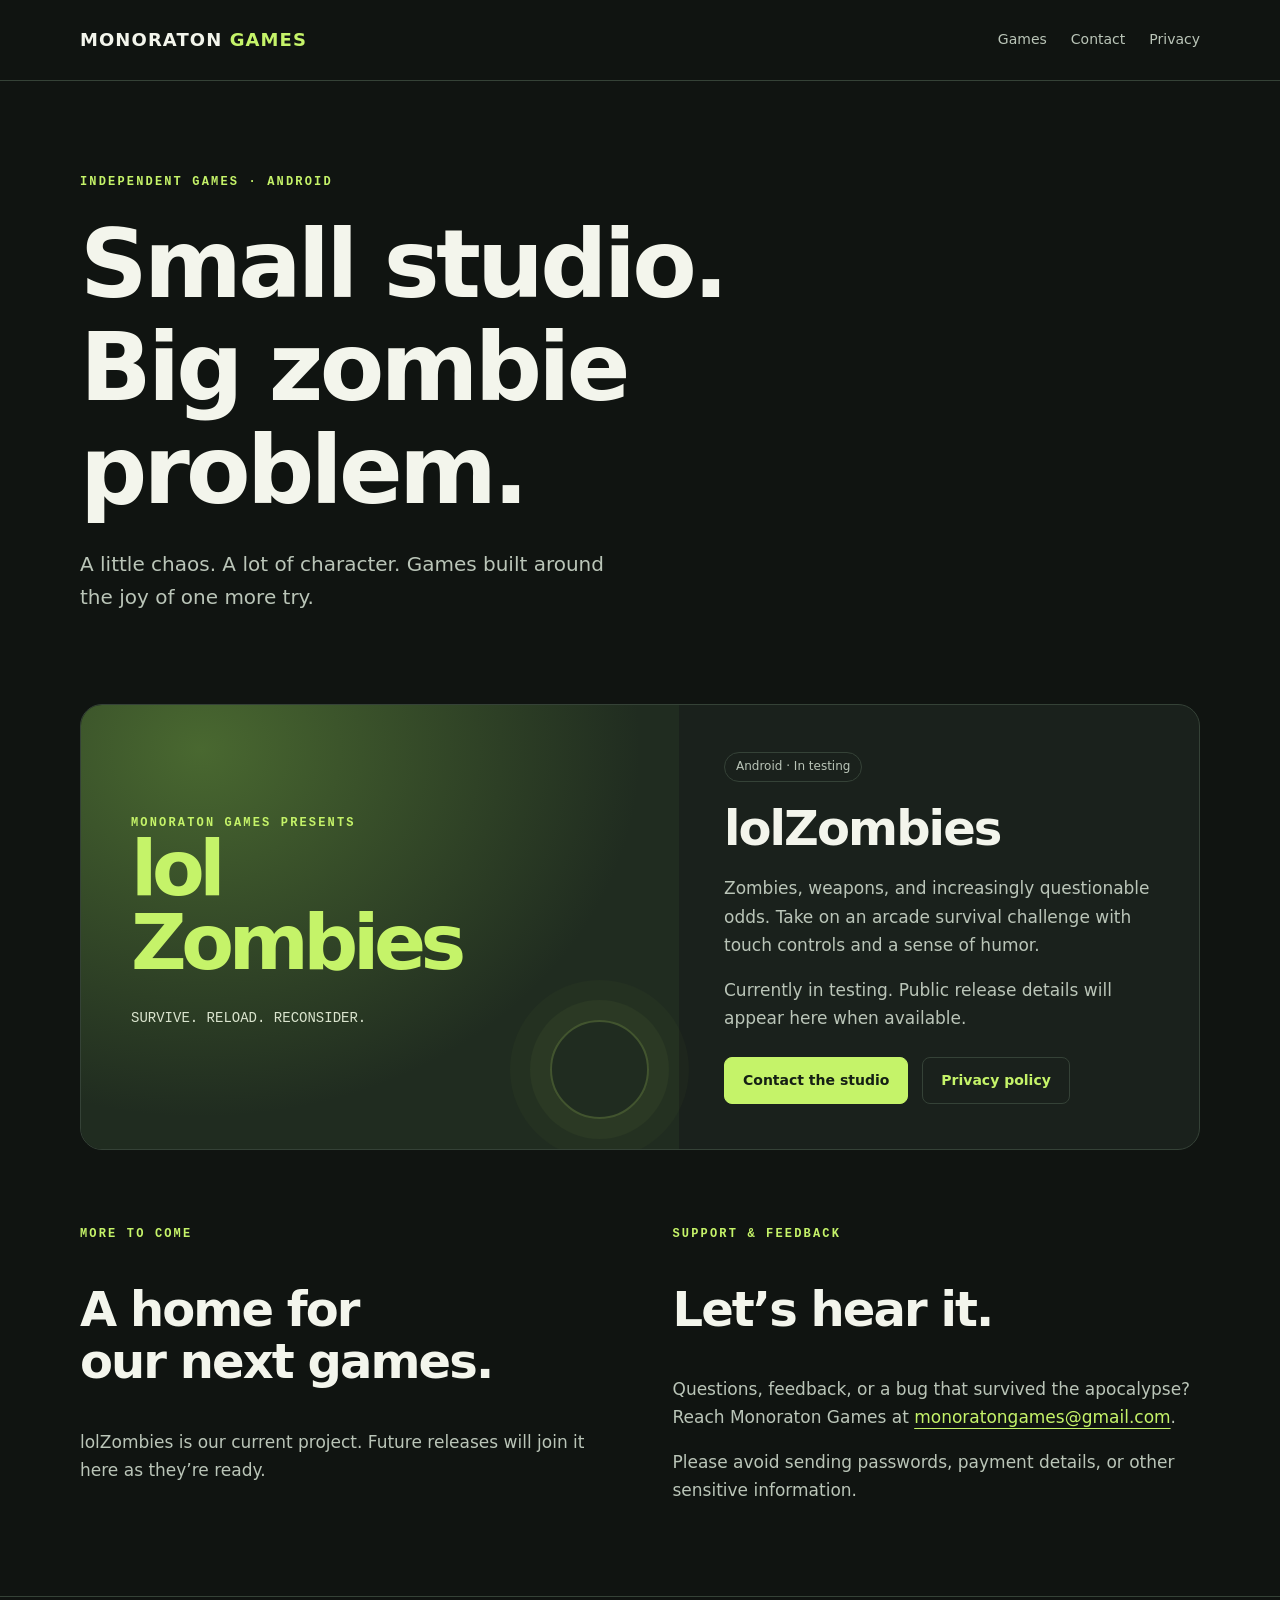
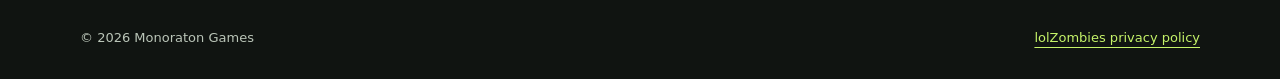
<file: index.html>
<!doctype html>
<html lang="en"><head><meta charset="utf-8"><meta name="viewport" content="width=device-width,initial-scale=1"><title>Monoraton Games — Small studio. Big zombie problem.</title><meta name="description" content="Meet lolZombies, an arcade survival game for Android from Monoraton Games. Game information, support, and privacy."><meta name="theme-color" content="#101411"><meta property="og:title" content="Monoraton Games"><meta property="og:description" content="Small studio. Big zombie problem. Meet lolZombies for Android."><link rel="canonical" href="https://monoratongames.github.io/"><link rel="stylesheet" href="/styles.css"></head>
<body><a class="skip" href="#main">Skip to content</a><header><nav class="wrap" aria-label="Main navigation"><a class="brand" href="/">MONORATON<span> GAMES</span></a><div class="navlinks"><a href="#games">Games</a><a href="#contact">Contact</a><a href="/lolzombies/privacy/">Privacy</a></div></nav></header>
<main class="wrap" id="main"><section class="hero"><div class="eyebrow">Independent games · Android</div><h1>Small studio.<br>Big zombie problem.</h1><p>A little chaos. A lot of character. Games built around the joy of one more try.</p></section>
<section id="games" aria-label="Our games"><article class="game"><div class="poster" aria-hidden="true"><div class="eyebrow">Monoraton Games presents</div><div class="gameword">lol<br>Zombies</div><p>SURVIVE. RELOAD. RECONSIDER.</p></div><div class="gamebody"><span class="badge">Android · In testing</span><h2>lolZombies</h2><p>Zombies, weapons, and increasingly questionable odds. Take on an arcade survival challenge with touch controls and a sense of humor.</p><p>Currently in testing. Public release details will appear here when available.</p><div class="actions"><a class="button primary" href="mailto:monoratongames@gmail.com">Contact the studio</a><a class="button" href="/lolzombies/privacy/">Privacy policy</a></div></div></article></section>
<section class="about" id="contact"><div><div class="eyebrow">More to come</div><h2>A home for<br>our next games.</h2><p>lolZombies is our current project. Future releases will join it here as they’re ready.</p></div><div><div class="eyebrow">Support &amp; feedback</div><h2>Let’s hear it.</h2><p>Questions, feedback, or a bug that survived the apocalypse? Reach Monoraton Games at <a href="mailto:monoratongames@gmail.com">monoratongames@gmail.com</a>.</p><p>Please avoid sending passwords, payment details, or other sensitive information.</p></div></section></main>
<footer><div class="wrap footerrow"><span>© 2026 Monoraton Games</span><a href="/lolzombies/privacy/">lolZombies privacy policy</a></div></footer></body></html>
</file>
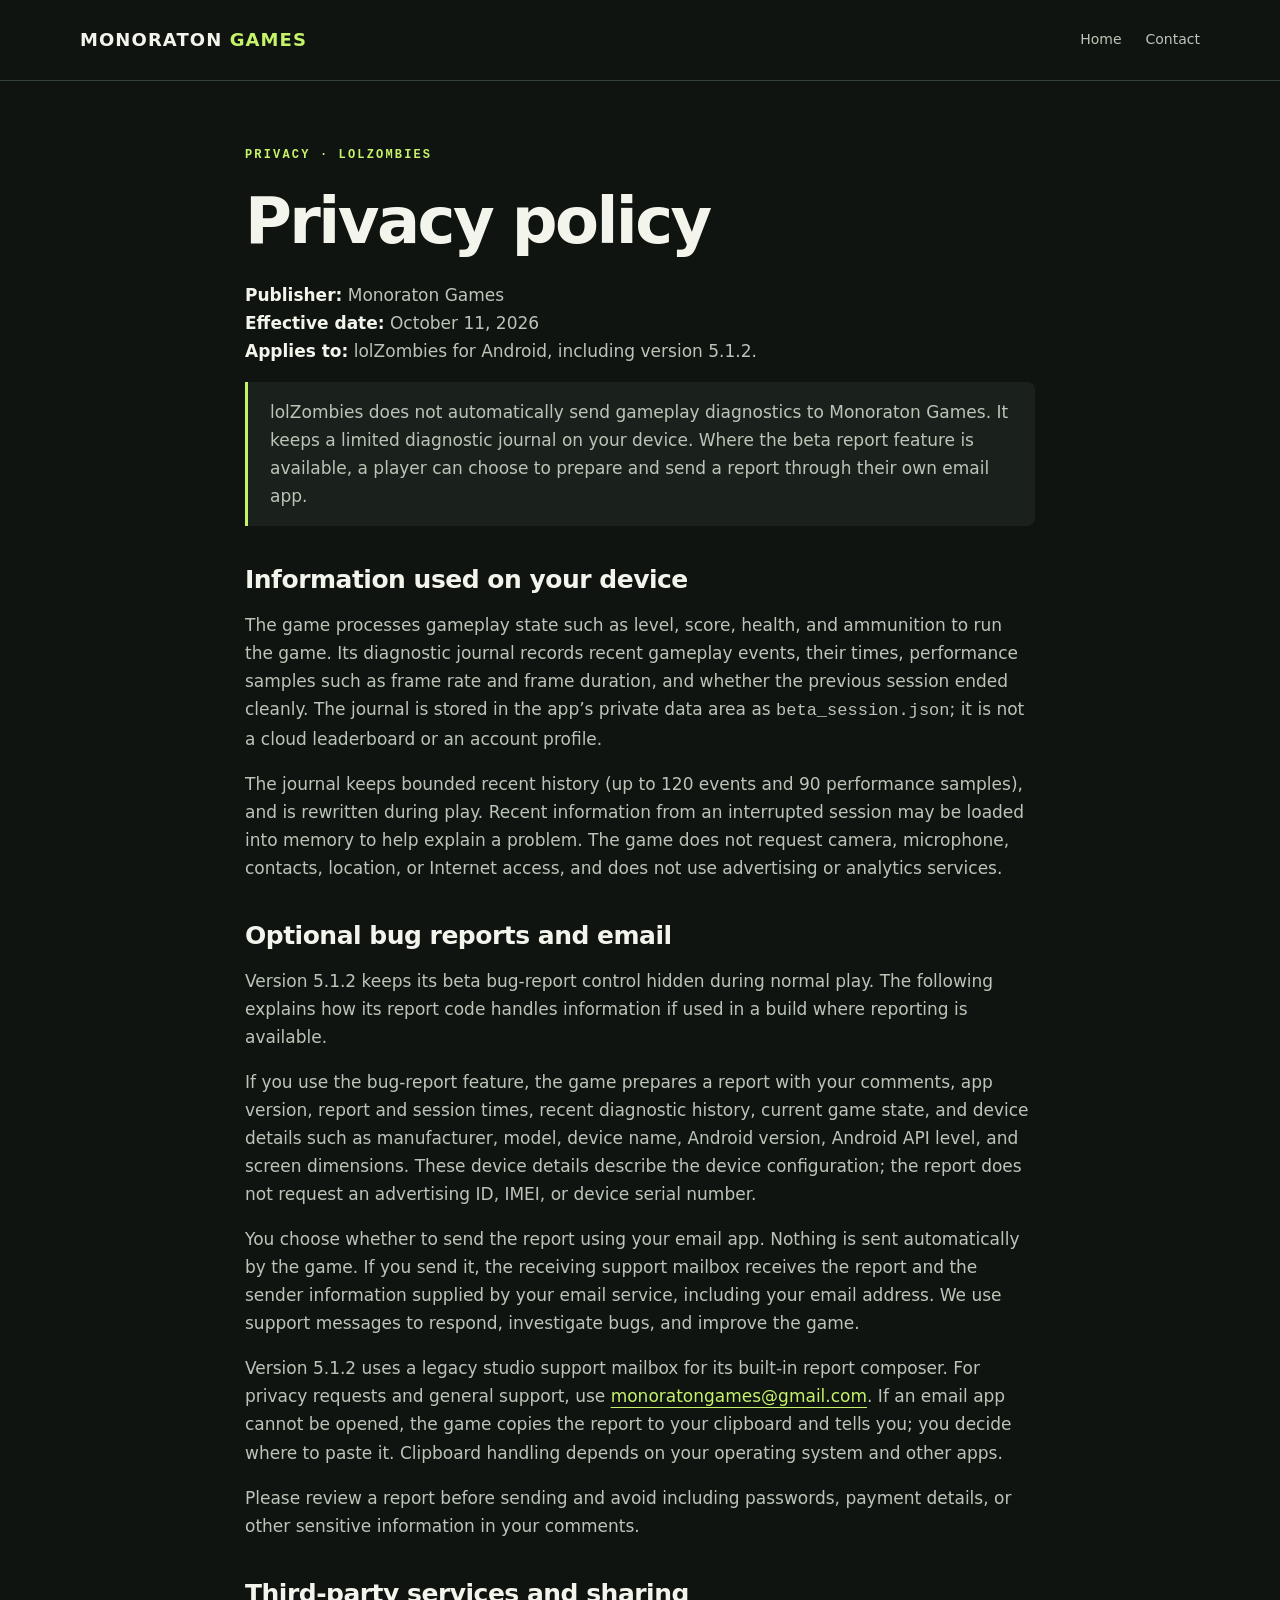
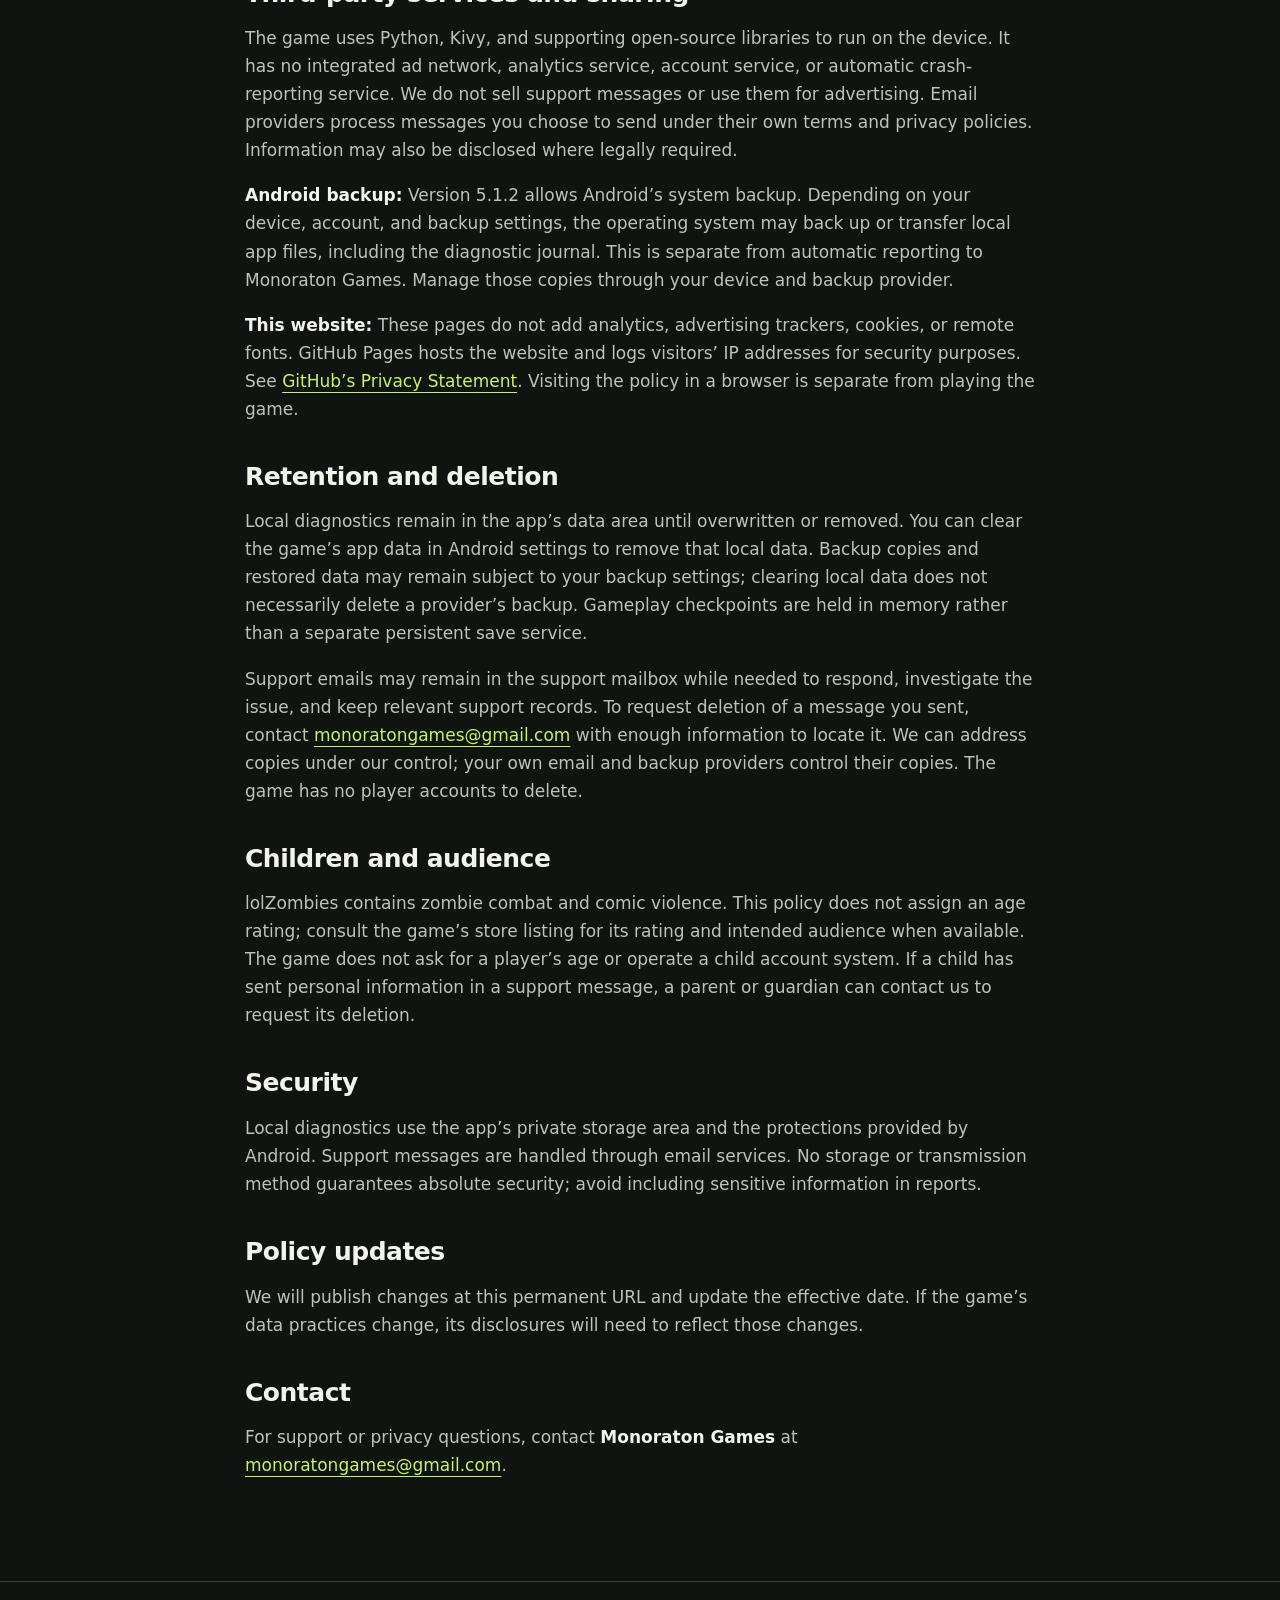
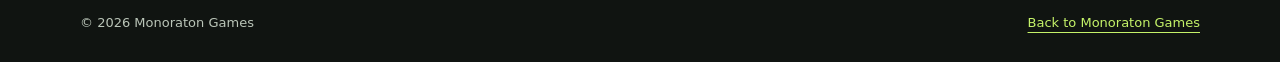
<file: lolzombies/privacy/index.html>
<!doctype html>
<html lang="en"><head><meta charset="utf-8"><meta name="viewport" content="width=device-width,initial-scale=1"><title>lolZombies Privacy Policy — Monoraton Games</title><meta name="description" content="How lolZombies handles local diagnostics, optional bug reports, device information, and privacy requests."><meta name="theme-color" content="#101411"><link rel="canonical" href="https://monoratongames.github.io/lolzombies/privacy/"><link rel="stylesheet" href="/styles.css"></head>
<body><a class="skip" href="#main">Skip to content</a><header><nav class="wrap" aria-label="Main navigation"><a class="brand" href="/">MONORATON<span> GAMES</span></a><div class="navlinks"><a href="/">Home</a><a href="mailto:monoratongames@gmail.com">Contact</a></div></nav></header>
<main class="wrap policy" id="main"><div class="eyebrow">Privacy · lolZombies</div><h1>Privacy policy</h1><p><strong>Publisher:</strong> Monoraton Games<br><strong>Effective date:</strong> October 11, 2026<br><strong>Applies to:</strong> lolZombies for Android, including version 5.1.2.</p>
<p class="note">lolZombies does not automatically send gameplay diagnostics to Monoraton Games. It keeps a limited diagnostic journal on your device. Where the beta report feature is available, a player can choose to prepare and send a report through their own email app.</p>
<h2>Information used on your device</h2><p>The game processes gameplay state such as level, score, health, and ammunition to run the game. Its diagnostic journal records recent gameplay events, their times, performance samples such as frame rate and frame duration, and whether the previous session ended cleanly. The journal is stored in the app’s private data area as <code>beta_session.json</code>; it is not a cloud leaderboard or an account profile.</p><p>The journal keeps bounded recent history (up to 120 events and 90 performance samples), and is rewritten during play. Recent information from an interrupted session may be loaded into memory to help explain a problem. The game does not request camera, microphone, contacts, location, or Internet access, and does not use advertising or analytics services.</p>
<h2>Optional bug reports and email</h2><p>Version 5.1.2 keeps its beta bug-report control hidden during normal play. The following explains how its report code handles information if used in a build where reporting is available.</p><p>If you use the bug-report feature, the game prepares a report with your comments, app version, report and session times, recent diagnostic history, current game state, and device details such as manufacturer, model, device name, Android version, Android API level, and screen dimensions. These device details describe the device configuration; the report does not request an advertising ID, IMEI, or device serial number.</p><p>You choose whether to send the report using your email app. Nothing is sent automatically by the game. If you send it, the receiving support mailbox receives the report and the sender information supplied by your email service, including your email address. We use support messages to respond, investigate bugs, and improve the game.</p><p>Version 5.1.2 uses a legacy studio support mailbox for its built-in report composer. For privacy requests and general support, use <a href="mailto:monoratongames@gmail.com">monoratongames@gmail.com</a>. If an email app cannot be opened, the game copies the report to your clipboard and tells you; you decide where to paste it. Clipboard handling depends on your operating system and other apps.</p><p>Please review a report before sending and avoid including passwords, payment details, or other sensitive information in your comments.</p>
<h2>Third-party services and sharing</h2><p>The game uses Python, Kivy, and supporting open-source libraries to run on the device. It has no integrated ad network, analytics service, account service, or automatic crash-reporting service. We do not sell support messages or use them for advertising. Email providers process messages you choose to send under their own terms and privacy policies. Information may also be disclosed where legally required.</p><p><strong>Android backup:</strong> Version 5.1.2 allows Android’s system backup. Depending on your device, account, and backup settings, the operating system may back up or transfer local app files, including the diagnostic journal. This is separate from automatic reporting to Monoraton Games. Manage those copies through your device and backup provider.</p><p><strong>This website:</strong> These pages do not add analytics, advertising trackers, cookies, or remote fonts. GitHub Pages hosts the website and logs visitors’ IP addresses for security purposes. See <a href="https://docs.github.com/en/site-policy/privacy-policies/github-general-privacy-statement">GitHub’s Privacy Statement</a>. Visiting the policy in a browser is separate from playing the game.</p>
<h2>Retention and deletion</h2><p>Local diagnostics remain in the app’s data area until overwritten or removed. You can clear the game’s app data in Android settings to remove that local data. Backup copies and restored data may remain subject to your backup settings; clearing local data does not necessarily delete a provider’s backup. Gameplay checkpoints are held in memory rather than a separate persistent save service.</p><p>Support emails may remain in the support mailbox while needed to respond, investigate the issue, and keep relevant support records. To request deletion of a message you sent, contact <a href="mailto:monoratongames@gmail.com">monoratongames@gmail.com</a> with enough information to locate it. We can address copies under our control; your own email and backup providers control their copies. The game has no player accounts to delete.</p>
<h2>Children and audience</h2><p>lolZombies contains zombie combat and comic violence. This policy does not assign an age rating; consult the game’s store listing for its rating and intended audience when available. The game does not ask for a player’s age or operate a child account system. If a child has sent personal information in a support message, a parent or guardian can contact us to request its deletion.</p>
<h2>Security</h2><p>Local diagnostics use the app’s private storage area and the protections provided by Android. Support messages are handled through email services. No storage or transmission method guarantees absolute security; avoid including sensitive information in reports.</p>
<h2>Policy updates</h2><p>We will publish changes at this permanent URL and update the effective date. If the game’s data practices change, its disclosures will need to reflect those changes.</p>
<h2>Contact</h2><p>For support or privacy questions, contact <strong>Monoraton Games</strong> at <a href="mailto:monoratongames@gmail.com">monoratongames@gmail.com</a>.</p></main>
<footer><div class="wrap footerrow"><span>© 2026 Monoraton Games</span><a href="/">Back to Monoraton Games</a></div></footer></body></html>
</file>
<file: styles.css>
:root{color-scheme:dark;--bg:#101411;--panel:#1a211c;--ink:#f3f5ec;--muted:#bac5b8;--lime:#c5f369;--line:#354237}*{box-sizing:border-box}html{scroll-behavior:smooth}body{margin:0;background:var(--bg);color:var(--ink);font:17px/1.65 system-ui,-apple-system,BlinkMacSystemFont,"Segoe UI",sans-serif}a{color:var(--lime);text-underline-offset:5px}a:hover{color:white}a:focus-visible{outline:3px solid var(--lime);outline-offset:6px}.skip{position:absolute;left:16px;top:-80px;background:var(--lime);color:var(--bg);padding:8px 16px;z-index:10}.skip:focus{top:12px}.wrap{width:min(1120px,calc(100% - 40px));margin:auto}header{border-bottom:1px solid var(--line)}nav{display:flex;align-items:center;justify-content:space-between;gap:24px;padding:25px 0}.brand{font-size:18px;font-weight:800;letter-spacing:.06em;text-decoration:none;color:var(--ink)}.brand span{color:var(--lime)}.navlinks{display:flex;gap:24px;font-size:14px}.navlinks a{text-decoration:none;color:var(--muted)}.hero{padding:92px 0 70px;max-width:850px}.eyebrow{font:700 12px/1.5 ui-monospace,monospace;letter-spacing:.18em;text-transform:uppercase;color:var(--lime)}h1,h2,h3{line-height:1.1;letter-spacing:-.04em}h1{font-size:clamp(48px,8vw,94px);margin:22px 0 25px}h2{font-size:clamp(30px,4vw,48px)}.hero p{max-width:560px;color:var(--muted);font-size:20px}.game{display:grid;grid-template-columns:1.15fr 1fr;background:var(--panel);border:1px solid var(--line);border-radius:22px;overflow:hidden}.poster{min-height:360px;display:flex;flex-direction:column;justify-content:center;padding:50px;background:radial-gradient(ellipse at 20% 10%,#496830 0,transparent 65%),#202c20;position:relative}.poster:after{content:"";position:absolute;width:95px;height:95px;border:2px solid #c5f36933;border-radius:50%;right:30px;bottom:30px;box-shadow:0 0 0 20px #c5f3690a,0 0 0 40px #c5f36906}.gameword{font-weight:900;font-size:clamp(50px,6vw,80px);line-height:.96;letter-spacing:-.07em;color:var(--lime);position:relative;z-index:1}.poster p{font:14px ui-monospace,monospace;color:#dae4ce;margin-top:30px}.gamebody{padding:45px}.badge{display:inline-block;padding:4px 11px;border:1px solid var(--line);border-radius:30px;color:var(--muted);font-size:12px}.gamebody h2{margin:20px 0}.gamebody p{color:var(--muted)}.actions{display:flex;flex-wrap:wrap;gap:14px;margin-top:25px}.button{display:inline-block;padding:11px 18px;border:1px solid var(--line);border-radius:8px;text-decoration:none;font-size:14px;font-weight:650}.button.primary{background:var(--lime);color:#152014;border-color:var(--lime)}.about{display:grid;grid-template-columns:1fr 1fr;gap:65px;padding:75px 0}.about p{color:var(--muted)}footer{border-top:1px solid var(--line);padding:30px 0;color:var(--muted);font-size:13px}.footerrow{display:flex;justify-content:space-between;gap:20px;flex-wrap:wrap}.policy{max-width:790px;padding:65px 0 85px}.policy h1{font-size:clamp(38px,7vw,64px)}.policy h2{font-size:25px;margin:40px 0 16px;letter-spacing:-.02em}.policy p,.policy li{color:var(--muted)}.policy strong{color:var(--ink)}.note{border-left:3px solid var(--lime);padding:16px 22px;background:var(--panel);border-radius:0 8px 8px 0}.policy li{margin:10px 0}@media(max-width:680px){nav{align-items:flex-start;gap:14px}.navlinks{gap:13px;font-size:13px;flex-wrap:wrap;justify-content:flex-end}.brand{font-size:14px}.hero{padding:58px 0 42px}.hero p{font-size:18px}.game,.about{grid-template-columns:1fr}.poster{min-height:270px;padding:30px}.gamebody{padding:28px}.about{gap:15px;padding:45px 0}.wrap{width:calc(100% - 32px)}.policy{padding-top:40px}}@media(prefers-reduced-motion:reduce){html{scroll-behavior:auto}}

.policy a,.about a{overflow-wrap:anywhere}
</file>
